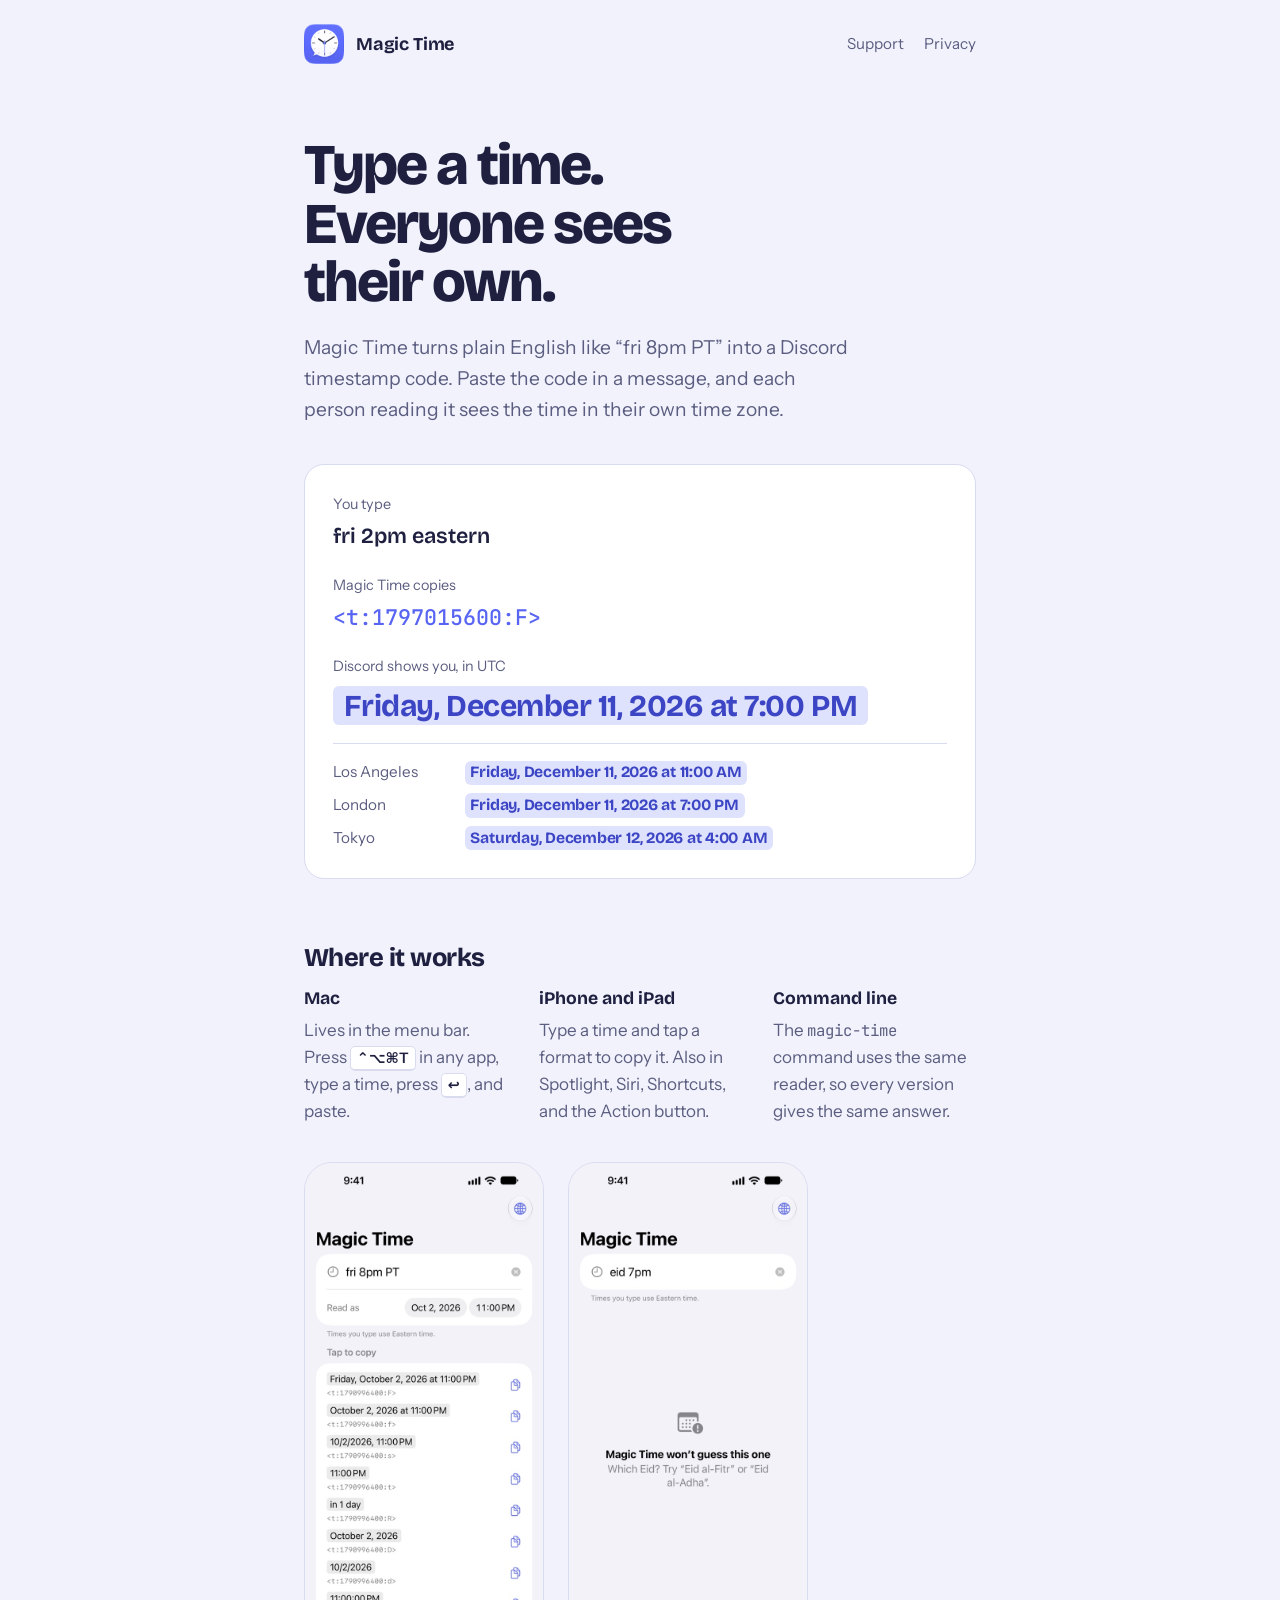
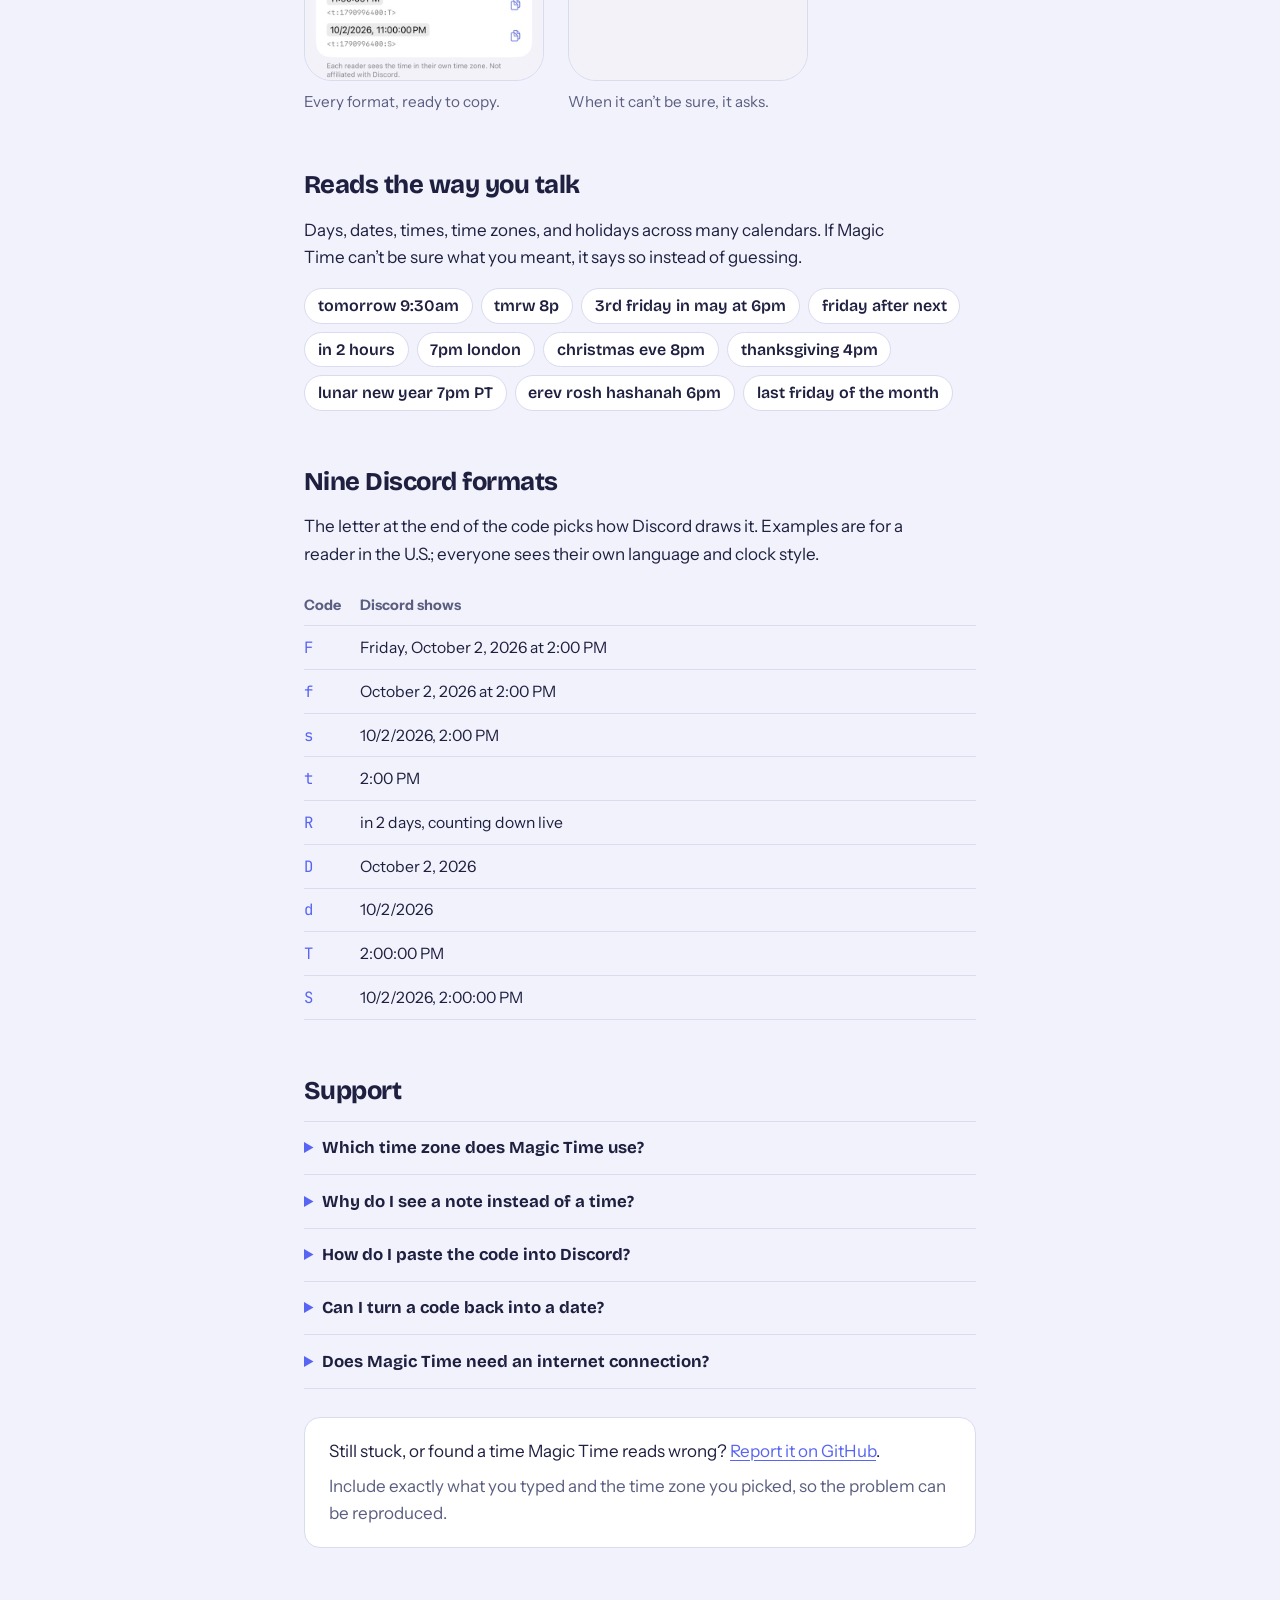
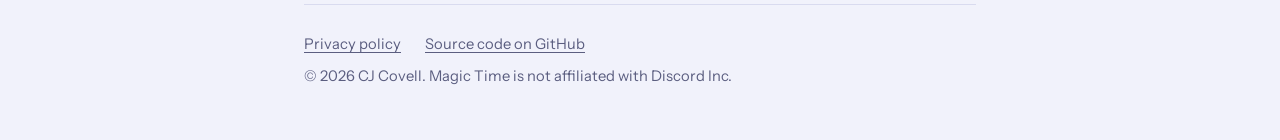
<file: site/index.html>
<!doctype html>
<html lang="en">
<head>
<meta charset="utf-8">
<meta name="viewport" content="width=device-width, initial-scale=1">
<title>Magic Time: Chat Timestamps</title>
<meta name="description" content="Type a time in plain English and get a Discord timestamp code. Everyone who reads it sees the time in their own time zone.">
<link rel="icon" href="icon.png">
<link rel="apple-touch-icon" href="icon.png">
<link rel="preconnect" href="https://fonts.googleapis.com">
<link rel="preconnect" href="https://fonts.gstatic.com" crossorigin>
<link rel="stylesheet" href="https://fonts.googleapis.com/css2?family=Instrument+Sans:wght@400;600;700&family=Bricolage+Grotesque:opsz,wght@12..96,600..800&family=JetBrains+Mono:wght@500&display=swap">
<link rel="stylesheet" href="style.css">
</head>
<body>
<div class="wrap">
  <header class="top">
    <a href="./"><img src="icon.png" alt=""><span>Magic Time</span></a>
    <nav aria-label="Site"><a href="#support">Support</a><a href="privacy.html">Privacy</a></nav>
  </header>

  <main>
    <div class="hero">
      <h1>Type a time. Everyone sees their own.</h1>
      <p>Magic Time turns plain English like “fri 8pm PT” into a Discord timestamp code. Paste the code in a message, and each person reading it sees the time in their own time zone.</p>
    </div>

    <div class="demo" aria-label="Example">
      <dl>
        <div>
          <dt>You type</dt>
          <dd class="typed">fri 2pm eastern</dd>
        </div>
        <div>
          <dt>Magic Time copies</dt>
          <dd class="code" id="code">&lt;t:1790964000:F&gt;</dd>
        </div>
        <div class="you">
          <dt id="you-label">Discord shows you</dt>
          <dd><span class="pill" id="you">Friday, October 2, 2026 at 2:00 PM</span></dd>
          <ul class="others" id="others">
            <li><span class="city">Los Angeles</span><span class="pill">Friday, October 2, 2026 at 11:00 AM</span></li>
            <li><span class="city">London</span><span class="pill">Friday, October 2, 2026 at 7:00 PM</span></li>
            <li><span class="city">Tokyo</span><span class="pill">Saturday, October 3, 2026 at 3:00 AM</span></li>
          </ul>
        </div>
      </dl>
    </div>

    <section>
      <h2>Where it works</h2>
      <div class="platforms">
        <div>
          <h3>Mac</h3>
          <p>Lives in the menu bar. Press <kbd>⌃⌥⌘T</kbd> in any app, type a time, press <kbd>↩</kbd>, and paste.</p>
        </div>
        <div>
          <h3>iPhone and iPad</h3>
          <p>Type a time and tap a format to copy it. Also in Spotlight, Siri, Shortcuts, and the Action button.</p>
        </div>
        <div>
          <h3>Command line</h3>
          <p>The <code>magic-time</code> command uses the same reader, so every version gives the same answer.</p>
        </div>
      </div>
      <div class="shots">
        <figure>
          <img src="shot-formats.jpg" width="600" height="1303" loading="lazy"
               alt="Magic Time on iPhone reading “fri 8pm PT” as Friday at 11:00 PM Eastern, with all nine Discord formats listed, each with a copy button.">
          <figcaption>Every format, ready to copy.</figcaption>
        </figure>
        <figure>
          <img src="shot-wont-guess.jpg" width="600" height="1303" loading="lazy"
               alt="Magic Time on iPhone showing “eid 7pm” with the note: Magic Time won’t guess this one. Which Eid? Try Eid al-Fitr or Eid al-Adha.">
          <figcaption>When it can’t be sure, it asks.</figcaption>
        </figure>
      </div>
    </section>

    <section>
      <h2>Reads the way you talk</h2>
      <p>Days, dates, times, time zones, and holidays across many calendars. If Magic Time can’t be sure what you meant, it says so instead of guessing.</p>
      <ul class="phrases">
        <li>tomorrow 9:30am</li>
        <li>tmrw 8p</li>
        <li>3rd friday in may at 6pm</li>
        <li>friday after next</li>
        <li>in 2 hours</li>
        <li>7pm london</li>
        <li>christmas eve 8pm</li>
        <li>thanksgiving 4pm</li>
        <li>lunar new year 7pm PT</li>
        <li>erev rosh hashanah 6pm</li>
        <li>last friday of the month</li>
      </ul>
    </section>

    <section>
      <h2>Nine Discord formats</h2>
      <p>The letter at the end of the code picks how Discord draws it. Examples are for a reader in the U.S.; everyone sees their own language and clock style.</p>
      <table>
        <thead><tr><th scope="col">Code</th><th scope="col">Discord shows</th></tr></thead>
        <tbody>
          <tr><td>F</td><td>Friday, October 2, 2026 at 2:00 PM</td></tr>
          <tr><td>f</td><td>October 2, 2026 at 2:00 PM</td></tr>
          <tr><td>s</td><td>10/2/2026, 2:00 PM</td></tr>
          <tr><td>t</td><td>2:00 PM</td></tr>
          <tr><td>R</td><td>in 2 days, counting down live</td></tr>
          <tr><td>D</td><td>October 2, 2026</td></tr>
          <tr><td>d</td><td>10/2/2026</td></tr>
          <tr><td>T</td><td>2:00:00 PM</td></tr>
          <tr><td>S</td><td>10/2/2026, 2:00:00 PM</td></tr>
        </tbody>
      </table>
    </section>

    <section id="support">
      <h2>Support</h2>
      <div class="faq">
        <details>
          <summary>Which time zone does Magic Time use?</summary>
          <p>Your device’s own time zone, unless you pick another from the globe menu, which lists U.S. zones and cities around the world. A time zone in what you type always wins, so “6pm PT” means Pacific time whatever the setting is.</p>
        </details>
        <details>
          <summary>Why do I see a note instead of a time?</summary>
          <p>Magic Time never guesses. Some holidays don’t have one agreed date, like Vesak or a plain “Eid,” and some years almanacs disagree. The note explains why and, when it can, names the possible dates so you can type the one you mean.</p>
        </details>
        <details>
          <summary>How do I paste the code into Discord?</summary>
          <p>Copy a format in Magic Time, then paste it anywhere in a Discord message. Discord replaces the code with the time when the message is sent.</p>
        </details>
        <details>
          <summary>Can I turn a code back into a date?</summary>
          <p>Yes. Paste a <code>&lt;t:…&gt;</code> code or a Unix timestamp into Magic Time and it shows the date and time it stands for.</p>
        </details>
        <details>
          <summary>Does Magic Time need an internet connection?</summary>
          <p>No. Everything happens on your device, including holiday dates, and nothing is sent anywhere. See the <a href="privacy.html">privacy policy</a>.</p>
        </details>
      </div>
      <div class="contact">
        <p>Still stuck, or found a time Magic Time reads wrong? <a href="https://github.com/cjcovell/magic-time/issues/new">Report it on GitHub</a>.</p>
        <p>Include exactly what you typed and the time zone you picked, so the problem can be reproduced.</p>
      </div>
    </section>
  </main>

  <footer>
    <p class="links"><a href="privacy.html">Privacy policy</a><a href="https://github.com/cjcovell/magic-time">Source code on GitHub</a></p>
    <p>© 2026 CJ Covell. Magic Time is not affiliated with Discord Inc.</p>
  </footer>
</div>

<script>
// Rebuild the example around the next Friday at 2 PM New York time, then
// render it the way Discord would for this reader and three other cities.
(function () {
  try {
    var NY = "America/New_York";
    var parts = function (date, zone) {
      var out = {};
      new Intl.DateTimeFormat("en-US", {
        timeZone: zone, hourCycle: "h23", year: "numeric", month: "numeric",
        day: "numeric", hour: "numeric", minute: "numeric", weekday: "short"
      }).formatToParts(date).forEach(function (p) { out[p.type] = p.value; });
      return out;
    };
    var now = new Date();
    var today = parts(now, NY);
    var dayIndex = ["Sun", "Mon", "Tue", "Wed", "Thu", "Fri", "Sat"].indexOf(today.weekday);
    var ahead = (5 - dayIndex + 7) % 7;
    if (ahead === 0 && Number(today.hour) >= 14) ahead = 7;
    var y = Number(today.year), m = Number(today.month) - 1, d = Number(today.day) + ahead;
    var guess = Date.UTC(y, m, d, 14, 0);
    var wall = parts(new Date(guess), NY);
    var wallAsUTC = Date.UTC(Number(wall.year), Number(wall.month) - 1, Number(wall.day), Number(wall.hour), Number(wall.minute));
    var instant = new Date(guess - (wallAsUTC - guess));
    var unix = Math.round(instant.getTime() / 1000);

    var full = function (zone, locale) {
      return new Intl.DateTimeFormat(locale, { timeZone: zone, dateStyle: "full", timeStyle: "short" }).format(instant);
    };
    document.getElementById("code").textContent = "<t:" + unix + ":F>";
    var here = Intl.DateTimeFormat().resolvedOptions().timeZone;
    document.getElementById("you").textContent = full(here, navigator.language || "en-US");
    var city = here ? here.split("/").pop().replace(/_/g, " ") : "";
    if (city) document.getElementById("you-label").textContent = "Discord shows you, in " + city;

    var list = document.getElementById("others");
    list.textContent = "";
    [["Los Angeles", "America/Los_Angeles"], ["London", "Europe/London"], ["Tokyo", "Asia/Tokyo"]]
      .filter(function (c) { return c[1] !== here; })
      .forEach(function (c) {
        var li = document.createElement("li");
        var name = document.createElement("span"); name.className = "city"; name.textContent = c[0];
        var pill = document.createElement("span"); pill.className = "pill"; pill.textContent = full(c[1], "en-US");
        li.append(name, pill);
        list.append(li);
      });
  } catch (e) { /* the static example stays in place */ }
})();
</script>
</body>
</html>
</file>
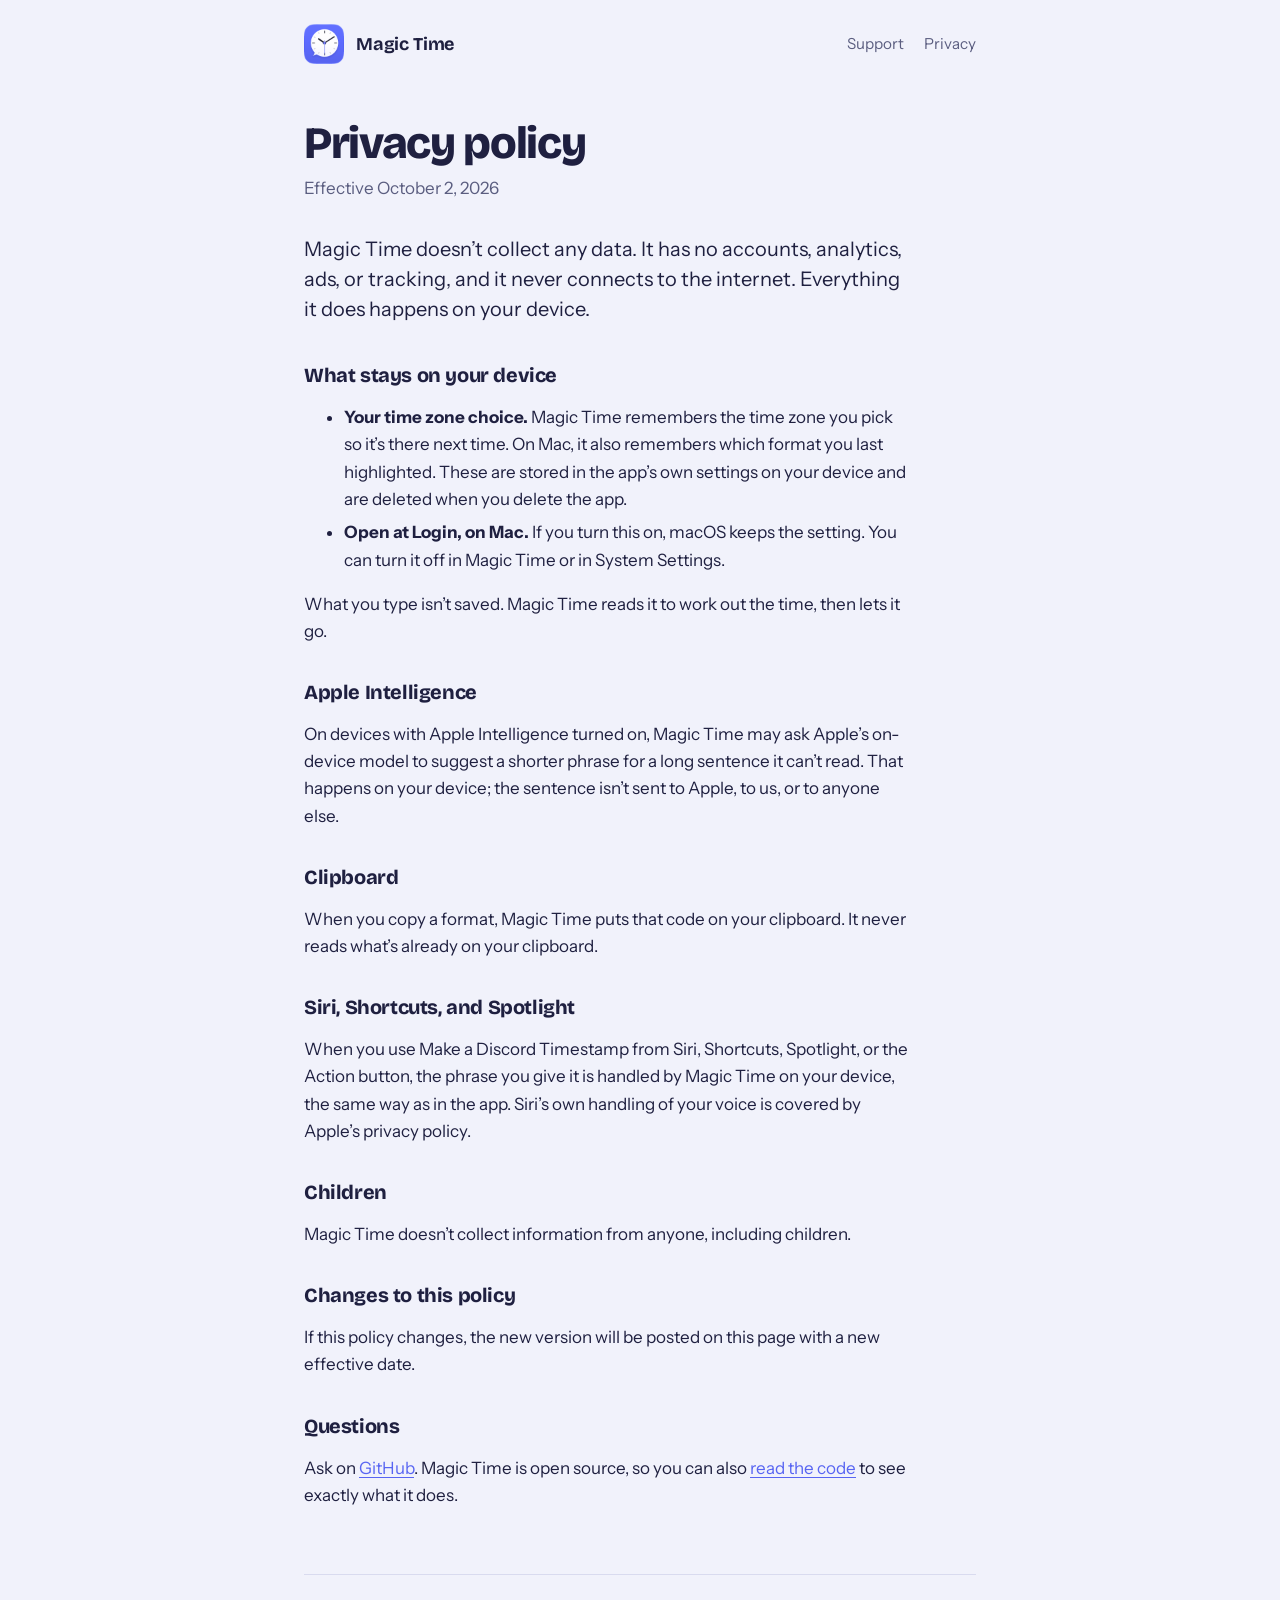
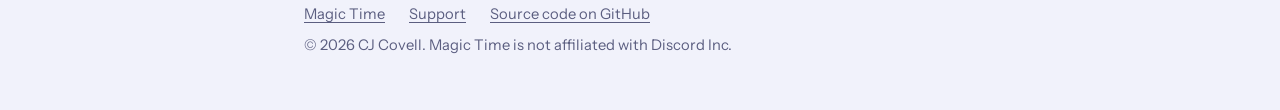
<file: site/privacy.html>
<!doctype html>
<html lang="en">
<head>
<meta charset="utf-8">
<meta name="viewport" content="width=device-width, initial-scale=1">
<title>Magic Time Privacy</title>
<meta name="description" content="Magic Time doesn’t collect any data. Everything happens on your device.">
<link rel="icon" href="icon.png">
<link rel="apple-touch-icon" href="icon.png">
<link rel="preconnect" href="https://fonts.googleapis.com">
<link rel="preconnect" href="https://fonts.gstatic.com" crossorigin>
<link rel="stylesheet" href="https://fonts.googleapis.com/css2?family=Instrument+Sans:wght@400;600;700&family=Bricolage+Grotesque:opsz,wght@12..96,600..800&family=JetBrains+Mono:wght@500&display=swap">
<link rel="stylesheet" href="style.css">
</head>
<body>
<div class="wrap">
  <header class="top">
    <a href="./"><img src="icon.png" alt=""><span>Magic Time</span></a>
    <nav aria-label="Site"><a href="./#support">Support</a><a href="privacy.html" aria-current="page">Privacy</a></nav>
  </header>

  <main class="policy">
    <h1>Privacy policy</h1>
    <p class="date">Effective October 2, 2026</p>
    <p class="lede">Magic Time doesn’t collect any data. It has no accounts, analytics, ads, or tracking, and it never connects to the internet. Everything it does happens on your device.</p>

    <h2>What stays on your device</h2>
    <ul>
      <li><strong>Your time zone choice.</strong> Magic Time remembers the time zone you pick so it’s there next time. On Mac, it also remembers which format you last highlighted. These are stored in the app’s own settings on your device and are deleted when you delete the app.</li>
      <li><strong>Open at Login, on Mac.</strong> If you turn this on, macOS keeps the setting. You can turn it off in Magic Time or in System Settings.</li>
    </ul>
    <p>What you type isn’t saved. Magic Time reads it to work out the time, then lets it go.</p>

    <h2>Apple Intelligence</h2>
    <p>On devices with Apple Intelligence turned on, Magic Time may ask Apple’s on-device model to suggest a shorter phrase for a long sentence it can’t read. That happens on your device; the sentence isn’t sent to Apple, to us, or to anyone else.</p>

    <h2>Clipboard</h2>
    <p>When you copy a format, Magic Time puts that code on your clipboard. It never reads what’s already on your clipboard.</p>

    <h2>Siri, Shortcuts, and Spotlight</h2>
    <p>When you use Make a Discord Timestamp from Siri, Shortcuts, Spotlight, or the Action button, the phrase you give it is handled by Magic Time on your device, the same way as in the app. Siri’s own handling of your voice is covered by Apple’s privacy policy.</p>

    <h2>Children</h2>
    <p>Magic Time doesn’t collect information from anyone, including children.</p>

    <h2>Changes to this policy</h2>
    <p>If this policy changes, the new version will be posted on this page with a new effective date.</p>

    <h2>Questions</h2>
    <p>Ask on <a href="https://github.com/cjcovell/magic-time/issues/new">GitHub</a>. Magic Time is open source, so you can also <a href="https://github.com/cjcovell/magic-time">read the code</a> to see exactly what it does.</p>
  </main>

  <footer>
    <p class="links"><a href="./">Magic Time</a><a href="./#support">Support</a><a href="https://github.com/cjcovell/magic-time">Source code on GitHub</a></p>
    <p>© 2026 CJ Covell. Magic Time is not affiliated with Discord Inc.</p>
  </footer>
</div>
</body>
</html>
</file>
<file: site/style.css>
:root {
  --paper: #f1f2fb;
  --card: #ffffff;
  --ink: #1f2040;
  --muted: #5b5e80;
  --line: #d9dbef;
  --blurple: #5865f2;
  --pill: #dfe2fd;
  --pill-ink: #3c45c4;
  --display: "Bricolage Grotesque", system-ui, sans-serif;
  --body: "Instrument Sans", system-ui, sans-serif;
  --mono: "JetBrains Mono", ui-monospace, monospace;
  color-scheme: light;
}
@media (prefers-color-scheme: dark) {
  :root:not([data-theme="light"]) {
    --paper: #17182b;
    --card: #202240;
    --ink: #ecedfb;
    --muted: #a6a9cb;
    --line: #33365a;
    --blurple: #8c95ff;
    --pill: #2e3266;
    --pill-ink: #c9cdff;
    color-scheme: dark;
  }
}
:root[data-theme="dark"] {
  --paper: #17182b;
  --card: #202240;
  --ink: #ecedfb;
  --muted: #a6a9cb;
  --line: #33365a;
  --blurple: #8c95ff;
  --pill: #2e3266;
  --pill-ink: #c9cdff;
  color-scheme: dark;
}

* { box-sizing: border-box; }
html { -webkit-text-size-adjust: 100%; }
body {
  margin: 0;
  background: var(--paper);
  color: var(--ink);
  font: 400 1.0625rem/1.6 var(--body);
}
a { color: var(--blurple); text-underline-offset: 0.18em; }
a:focus-visible, button:focus-visible { outline: 3px solid var(--blurple); outline-offset: 3px; border-radius: 4px; }
code { font-family: var(--mono); font-size: 0.92em; }

.wrap { max-width: 44rem; margin: 0 auto; padding: 0 16px; }

/* Header */
.top { display: flex; align-items: center; gap: 0.75rem; padding: 1.5rem 0 0; }
.top a { color: inherit; text-decoration: none; display: flex; align-items: center; gap: 0.75rem; }
.top img { width: 40px; height: 40px; }
.top span { font: 700 1.125rem/1 var(--display); letter-spacing: -0.01em; }
.top nav { margin-left: auto; display: flex; gap: 1.25rem; font-size: 0.95rem; }
.top nav a { color: var(--muted); text-decoration: none; }
.top nav a:hover { color: var(--ink); }

/* Hero */
.hero { padding: 4.5rem 0 2.5rem; }
.hero h1 {
  font: 800 clamp(2.4rem, 7vw, 3.6rem)/1.02 var(--display);
  letter-spacing: -0.035em;
  margin: 0 0 1.25rem;
  max-width: 13ch;
}
.hero p { font-size: 1.2rem; color: var(--muted); margin: 0; max-width: 34rem; }

/* The demo: one code, many readers */
.demo {
  background: var(--card);
  border: 1px solid var(--line);
  border-radius: 20px;
  padding: 1.75rem;
  margin: 0 0 4rem;
}
.demo dl { margin: 0; display: grid; gap: 1.5rem; }
.demo dt { font-size: 0.9rem; color: var(--muted); margin-bottom: 0.35rem; }
.demo dd { margin: 0; }
.typed { font: 600 1.35rem/1.3 var(--display); }
.code {
  font: 500 clamp(1rem, 3.6vw, 1.35rem)/1.3 var(--mono);
  color: var(--blurple);
  word-break: break-all;
}
.pill {
  display: inline;
  background: var(--pill);
  color: var(--pill-ink);
  border-radius: 6px;
  padding: 0.05em 0.35em;
  -webkit-box-decoration-break: clone;
  box-decoration-break: clone;
}
.you .pill { font: 700 clamp(1.35rem, 4.6vw, 1.9rem)/1.45 var(--display); letter-spacing: -0.015em; }
.others { list-style: none; margin: 1rem 0 0; padding: 1rem 0 0; border-top: 1px solid var(--line); display: grid; gap: 0.5rem; }
.others li { display: flex; flex-wrap: wrap; gap: 0.25rem 0.75rem; align-items: baseline; }
.others .city { color: var(--muted); min-width: 7.5rem; font-size: 0.95rem; }
.others .pill { font-size: 0.98rem; }

/* Sections */
section { padding: 0 0 3.5rem; }
h2 { font: 750 1.6rem/1.15 var(--display); letter-spacing: -0.02em; margin: 0 0 1rem; }
h3 { font: 700 1.1rem/1.3 var(--display); margin: 0 0 0.35rem; }
section > p { max-width: 38rem; }

.platforms { display: grid; grid-template-columns: repeat(auto-fit, minmax(12rem, 1fr)); gap: 1.5rem 2rem; }
.platforms p { margin: 0; color: var(--muted); }
kbd {
  font: 600 0.85em/1 var(--body);
  border: 1px solid var(--line);
  border-bottom-width: 2px;
  border-radius: 5px;
  padding: 0.15em 0.4em;
  background: var(--card);
  color: var(--ink);
}

.phrases { list-style: none; padding: 0; margin: 0; display: flex; flex-wrap: wrap; gap: 0.5rem; }
.phrases li {
  font: 600 1rem/1 var(--display);
  padding: 0.55rem 0.8rem;
  border-radius: 999px;
  background: var(--card);
  border: 1px solid var(--line);
}

table { width: 100%; border-collapse: collapse; font-size: 0.98rem; }
th, td { text-align: left; padding: 0.55rem 0.75rem 0.55rem 0; border-bottom: 1px solid var(--line); vertical-align: baseline; }
th { font-weight: 700; color: var(--muted); font-size: 0.9rem; }
td:first-child { font-family: var(--mono); color: var(--blurple); width: 3.5rem; }

.faq details { border-bottom: 1px solid var(--line); padding: 0.9rem 0; }
.faq details:first-of-type { border-top: 1px solid var(--line); }
.faq summary { cursor: pointer; font: 700 1.05rem/1.4 var(--display); list-style-position: inside; }
.faq summary::marker { color: var(--blurple); }
.faq details p { margin: 0.6rem 0 0.2rem; color: var(--muted); max-width: 38rem; }

.contact {
  background: var(--card);
  border: 1px solid var(--line);
  border-radius: 16px;
  padding: 1.25rem 1.5rem;
  margin-top: 1.75rem;
}
.contact p { margin: 0; }
.contact p + p { margin-top: 0.5rem; color: var(--muted); }

/* Policy page */
.policy { padding: 3.5rem 0 3rem; }
.policy h1 { font: 800 clamp(2rem, 6vw, 2.8rem)/1.05 var(--display); letter-spacing: -0.03em; margin: 0 0 0.5rem; }
.policy .date { color: var(--muted); margin: 0 0 2rem; }
.policy .lede { font-size: 1.25rem; line-height: 1.5; margin: 0 0 2.5rem; }
.policy h2 { font-size: 1.25rem; margin: 2.25rem 0 0.5rem; }
.policy p, .policy ul { max-width: 38rem; }
.policy li + li { margin-top: 0.4rem; }

footer { border-top: 1px solid var(--line); padding: 1.5rem 0 3rem; color: var(--muted); font-size: 0.92rem; }
footer p { margin: 0.25rem 0; }
footer a { color: var(--muted); }
footer .links { display: flex; flex-wrap: wrap; gap: 0.5rem 1.5rem; margin-bottom: 0.5rem; }

@media (max-width: 30rem) {
  .hero { padding-top: 3rem; }
  .demo { padding: 1.25rem; border-radius: 16px; }
  .top nav { gap: 1rem; }
}

/* App screenshots */
.shots { display: grid; grid-template-columns: repeat(2, minmax(0, 15rem)); gap: 1.5rem; margin-top: 2.25rem; }
.shots figure { margin: 0; }
.shots img {
  display: block;
  width: 100%;
  height: auto;
  border-radius: 28px;
  border: 1px solid var(--line);
  background: var(--card);
}
.shots figcaption { margin-top: 0.6rem; font-size: 0.95rem; color: var(--muted); }
@media (max-width: 30rem) {
  .shots { gap: 0.9rem; }
  .shots img { border-radius: 18px; }
}
</file>
